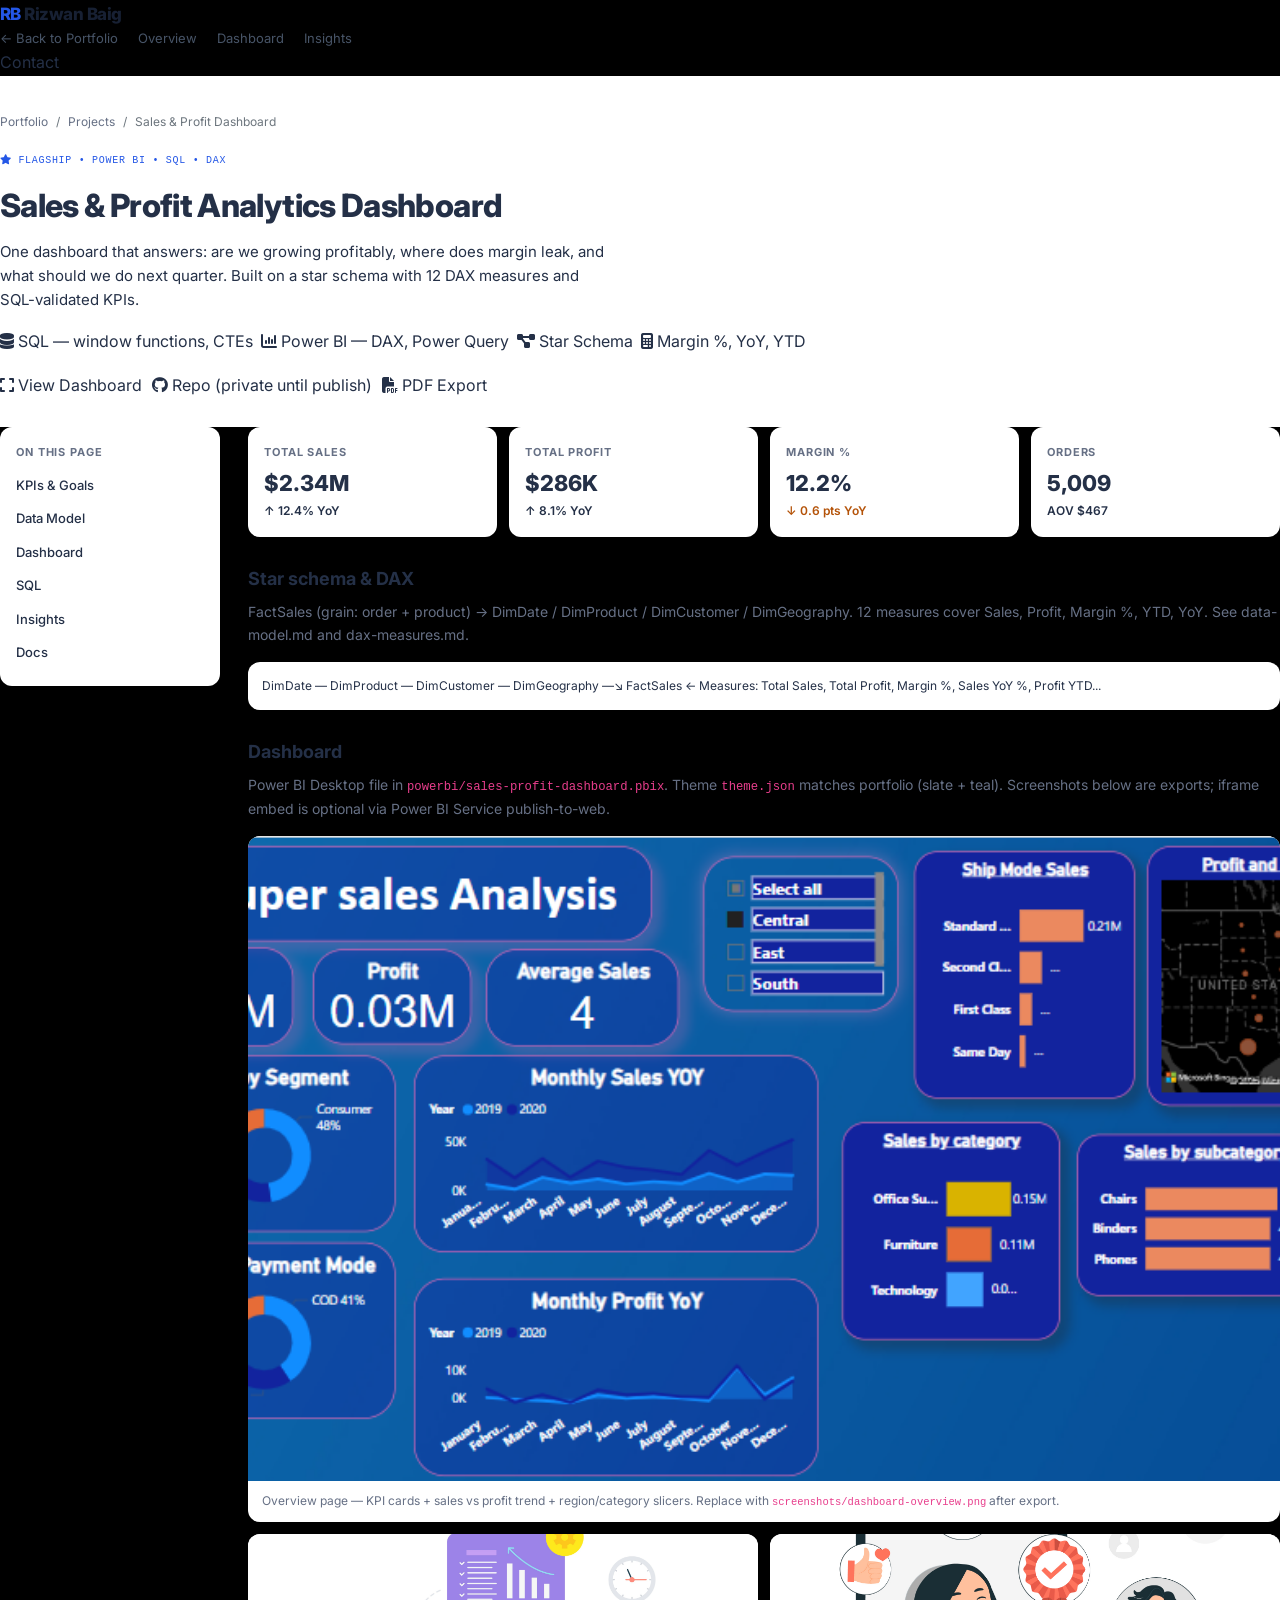
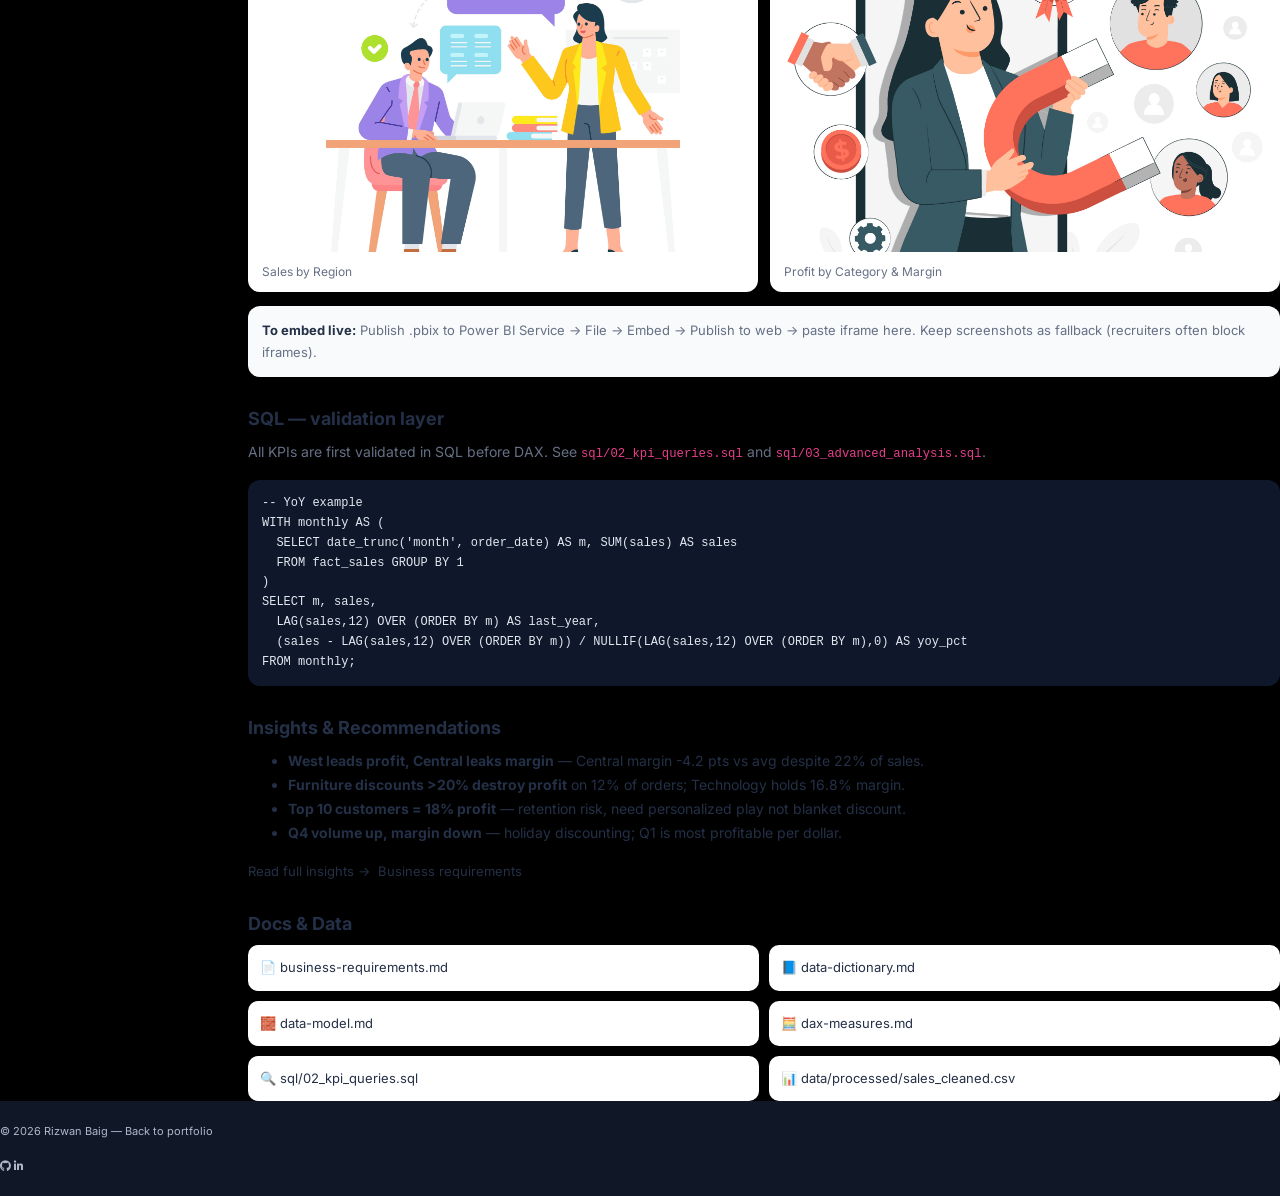
<file: projects/sales-profit-dashboard/index.html>
<!DOCTYPE html>
<html lang="en">
<head>
  <meta charset="utf-8">
  <meta name="viewport" content="width=device-width, initial-scale=1">
  <title>Sales & Profit Analytics Dashboard — Rizwan Baig</title>
  <meta name="description" content="Flagship Power BI case study: Sales & Profit Analytics. Star schema, 12 DAX measures, YoY & margin analysis.">
  <link href="https://fonts.googleapis.com/css2?family=Inter:wght@400;500;600;700;800&family=JetBrains+Mono:wght@500&display=swap" rel="stylesheet">
  <link rel="stylesheet" href="https://cdnjs.cloudflare.com/ajax/libs/font-awesome/6.5.1/css/all.min.css">
  <link rel="stylesheet" href="../../css/bootstrap.min.css">
  <link rel="stylesheet" href="../../css/style.css">
  <link rel="stylesheet" href="../../css/professional.css">
  <style>
    .case-hero{ background: white; border-bottom:1px solid var(--border); padding: 36px 0 28px; }
    .breadcrumb{ background:none; padding:0; margin-bottom:12px; font-size:12px; }
    .breadcrumb a{ color:var(--muted); }
    .toc{ position:sticky; top:84px; background:white; border:1px solid var(--border); border-radius:12px; padding:16px; }
    .toc a{ display:block; font-size:13px; font-weight:500; color:var(--text-2); padding:6px 0; border-bottom:1px solid var(--border); text-decoration:none; }
    .toc a:last-child{ border:none; }
    .toc a:hover{ color:var(--accent); }
    .kpi-grid{ display:grid; grid-template-columns: repeat(4,1fr); gap:12px; }
    @media(max-width:700px){ .kpi-grid{ grid-template-columns: repeat(2,1fr); } }
    .kpi{ background:white; border:1px solid var(--border); border-radius:12px; padding:16px; }
    .kpi .kpi-label{ font-size:11px; font-weight:700; letter-spacing:.08em; text-transform:uppercase; color:var(--muted); }
    .kpi .kpi-value{ font-size:22px; font-weight:800; color:var(--navy); margin-top:4px; }
    .kpi .kpi-delta{ font-size:12px; color:var(--accent); font-weight:600; }
    .shot{ background:white; border:1px solid var(--border); border-radius:12px; overflow:hidden; }
    .shot img{ width:100%; aspect-ratio:16/10; object-fit:cover; }
    .shot .cap{ padding:10px 14px; font-size:12px; color:var(--muted); border-top:1px solid var(--border); }
  </style>
</head>
<body>
  <nav class="pro-nav">
    <div class="nav-inner">
      <a class="brand" href="../../"><span class="brand-mark">RB</span> Rizwan Baig</a>
      <div class="nav-links">
        <a href="../../#projects">← Back to Portfolio</a>
        <a href="#overview" class="active">Overview</a>
        <a href="#powerbi">Dashboard</a>
        <a href="#insights">Insights</a>
      </div>
      <a href="../../#contact" class="nav-cta">Contact</a>
    </div>
  </nav>

  <section class="case-hero">
    <div class="container-pro">
      <nav aria-label="breadcrumb"><ol class="breadcrumb"><li class="breadcrumb-item"><a href="../../">Portfolio</a></li><li class="breadcrumb-item"><a href="../../#projects">Projects</a></li><li class="breadcrumb-item active">Sales & Profit Dashboard</li></ol></nav>
      <span class="eyebrow"><i class="fa-solid fa-star"></i> Flagship • Power BI • SQL • DAX</span>
      <h1 style="font-size:32px; font-weight:800; letter-spacing:-.02em; color:var(--navy); margin:12px 0 10px;">Sales & Profit Analytics Dashboard</h1>
      <p style="max-width:68ch; color:var(--text-2); font-size:15px; line-height:1.6;">One dashboard that answers: are we growing profitably, where does margin leak, and what should we do next quarter. Built on a star schema with 12 DAX measures and SQL-validated KPIs.</p>
      <div style="display:flex; flex-wrap:wrap; gap:8px; margin-top:14px;">
        <span class="pill accent"><i class="fa-solid fa-database"></i> SQL — window functions, CTEs</span>
        <span class="pill accent"><i class="fa-solid fa-chart-column"></i> Power BI — DAX, Power Query</span>
        <span class="pill"><i class="fa-solid fa-diagram-project"></i> Star Schema</span>
        <span class="pill"><i class="fa-solid fa-calculator"></i> Margin %, YoY, YTD</span>
      </div>
      <div style="display:flex; gap:10px; margin-top:18px; flex-wrap:wrap;">
        <a href="#powerbi" class="btn-primary-pro"><i class="fa-solid fa-expand"></i> View Dashboard</a>
        <a href="https://github.com/rizz1406" target="_blank" rel="noopener" class="btn-secondary-pro"><i class="fa-brands fa-github"></i> Repo (private until publish)</a>
        <a href="../sales-profit-dashboard/exports/sales_profit_dashboard.pdf" class="btn-secondary-pro"><i class="fa-solid fa-file-pdf"></i> PDF Export</a>
      </div>
    </div>
  </section>

  <section class="pro-section" id="overview">
    <div class="container-pro">
      <div style="display:grid; grid-template-columns: 220px 1fr; gap:28px;">
        <aside class="d-none d-md-block">
          <div class="toc">
            <div style="font-size:11px; font-weight:700; letter-spacing:.08em; text-transform:uppercase; color:var(--muted); margin-bottom:8px;">On this page</div>
            <a href="#overview">KPIs & Goals</a>
            <a href="#model">Data Model</a>
            <a href="#powerbi">Dashboard</a>
            <a href="#sql">SQL</a>
            <a href="#insights">Insights</a>
            <a href="#docs">Docs</a>
          </div>
        </aside>
        <div>
          <div class="kpi-grid">
            <div class="kpi"><div class="kpi-label">Total Sales</div><div class="kpi-value mono">$2.34M</div><div class="kpi-delta">↑ 12.4% YoY</div></div>
            <div class="kpi"><div class="kpi-label">Total Profit</div><div class="kpi-value mono">$286K</div><div class="kpi-delta">↑ 8.1% YoY</div></div>
            <div class="kpi"><div class="kpi-label">Margin %</div><div class="kpi-value mono">12.2%</div><div class="kpi-delta" style="color:#b45309;">↓ 0.6 pts YoY</div></div>
            <div class="kpi"><div class="kpi-label">Orders</div><div class="kpi-value mono">5,009</div><div class="kpi-delta">AOV $467</div></div>
          </div>

          <div style="margin-top:28px;" id="model">
            <h3 style="font-size:18px; font-weight:700; color:var(--navy);">Star schema & DAX</h3>
            <p style="font-size:14px; color:var(--muted);">FactSales (grain: order + product) → DimDate / DimProduct / DimCustomer / DimGeography. 12 measures cover Sales, Profit, Margin %, YTD, YoY. See <a href="docs/data-model.md">data-model.md</a> and <a href="docs/dax-measures.md">dax-measures.md</a>.</p>
            <div style="background:white; border:1px solid var(--border); border-radius:12px; padding:14px; overflow:auto; font-size:12px;" class="mono">
              DimDate — DimProduct — DimCustomer — DimGeography —↘︎ FactSales ← Measures: Total Sales, Total Profit, Margin %, Sales YoY %, Profit YTD...
            </div>
          </div>

          <div style="margin-top:28px;" id="powerbi">
            <h3 style="font-size:18px; font-weight:700; color:var(--navy);">Dashboard</h3>
            <p style="font-size:14px; color:var(--muted);">Power BI Desktop file in <code>powerbi/sales-profit-dashboard.pbix</code>. Theme <code>theme.json</code> matches portfolio (slate + teal). Screenshots below are exports; iframe embed is optional via Power BI Service publish-to-web.</p>
            <div class="shot" style="margin-top:12px;">
              <img src="../../images/proj_3.jpg" alt="Dashboard Overview — placeholder, replace with screenshots/dashboard-overview.png">
              <div class="cap">Overview page — KPI cards + sales vs profit trend + region/category slicers. Replace with <code>screenshots/dashboard-overview.png</code> after export.</div>
            </div>
            <div style="display:grid; grid-template-columns:1fr 1fr; gap:12px; margin-top:12px;">
              <div class="shot"><img src="../../images/proj_2.jpg" alt="Sales by region"><div class="cap">Sales by Region</div></div>
              <div class="shot"><img src="../../images/proj_1.jpg" alt="Profit by category"><div class="cap">Profit by Category & Margin</div></div>
            </div>
            <div style="margin-top:14px; background:#f8fafc; border:1px dashed var(--border); border-radius:12px; padding:14px; font-size:13px; color:var(--muted);">
              <strong style="color:var(--text);">To embed live:</strong> Publish .pbix to Power BI Service → File → Embed → Publish to web → paste iframe here. Keep screenshots as fallback (recruiters often block iframes).
            </div>
          </div>

          <div style="margin-top:28px;" id="sql">
            <h3 style="font-size:18px; font-weight:700; color:var(--navy);">SQL — validation layer</h3>
            <p style="font-size:14px; color:var(--muted);">All KPIs are first validated in SQL before DAX. See <code>sql/02_kpi_queries.sql</code> and <code>sql/03_advanced_analysis.sql</code>.</p>
            <pre style="background:#0f172a; color:#e2e8f0; border-radius:12px; padding:14px; overflow:auto; font-size:12px;"><code>-- YoY example
WITH monthly AS (
  SELECT date_trunc('month', order_date) AS m, SUM(sales) AS sales
  FROM fact_sales GROUP BY 1
)
SELECT m, sales,
  LAG(sales,12) OVER (ORDER BY m) AS last_year,
  (sales - LAG(sales,12) OVER (ORDER BY m)) / NULLIF(LAG(sales,12) OVER (ORDER BY m),0) AS yoy_pct
FROM monthly;</code></pre>
          </div>

          <div style="margin-top:28px;" id="insights">
            <h3 style="font-size:18px; font-weight:700; color:var(--navy);">Insights & Recommendations</h3>
            <ul style="font-size:14px; color:var(--text-2); line-height:1.7;">
              <li><strong>West leads profit, Central leaks margin</strong> — Central margin -4.2 pts vs avg despite 22% of sales.</li>
              <li><strong>Furniture discounts >20% destroy profit</strong> on 12% of orders; Technology holds 16.8% margin.</li>
              <li><strong>Top 10 customers = 18% profit</strong> — retention risk, need personalized play not blanket discount.</li>
              <li><strong>Q4 volume up, margin down</strong> — holiday discounting; Q1 is most profitable per dollar.</li>
            </ul>
            <div style="margin-top:12px; display:flex; gap:8px; flex-wrap:wrap;">
              <a href="docs/insights-and-recommendations.md" class="btn-secondary-pro" style="font-size:13px;">Read full insights →</a>
              <a href="docs/business-requirements.md" class="btn-secondary-pro" style="font-size:13px;">Business requirements</a>
            </div>
          </div>

          <div style="margin-top:28px;" id="docs">
            <h3 style="font-size:18px; font-weight:700; color:var(--navy);">Docs & Data</h3>
            <div style="display:grid; grid-template-columns:1fr 1fr; gap:10px; font-size:13px;">
              <a href="docs/business-requirements.md" style="background:white; border:1px solid var(--border); border-radius:10px; padding:12px; text-decoration:none; color:var(--text);">📄 business-requirements.md</a>
              <a href="docs/data-dictionary.md" style="background:white; border:1px solid var(--border); border-radius:10px; padding:12px; text-decoration:none; color:var(--text);">📘 data-dictionary.md</a>
              <a href="docs/data-model.md" style="background:white; border:1px solid var(--border); border-radius:10px; padding:12px; text-decoration:none; color:var(--text);">🧱 data-model.md</a>
              <a href="docs/dax-measures.md" style="background:white; border:1px solid var(--border); border-radius:10px; padding:12px; text-decoration:none; color:var(--text);">🧮 dax-measures.md</a>
              <a href="sql/02_kpi_queries.sql" style="background:white; border:1px solid var(--border); border-radius:10px; padding:12px; text-decoration:none; color:var(--text);">🔍 sql/02_kpi_queries.sql</a>
              <a href="data/processed/sales_cleaned.csv" style="background:white; border:1px solid var(--border); border-radius:10px; padding:12px; text-decoration:none; color:var(--text);">📊 data/processed/sales_cleaned.csv</a>
            </div>
          </div>
        </div>
      </div>
    </div>
  </section>

  <footer class="pro-footer">
    <div class="footer-inner">
      <p>© <script>document.write(new Date().getFullYear())</script> Rizwan Baig — <a href="../../">Back to portfolio</a></p>
      <div class="socials">
        <a href="https://github.com/rizz1406" target="_blank" rel="noopener"><i class="fa-brands fa-github"></i></a>
        <a href="https://www.linkedin.com/in/rizwanbaig001/" target="_blank" rel="noopener"><i class="fa-brands fa-linkedin-in"></i></a>
      </div>
    </div>
  </footer>
</body>
</html>
</file>
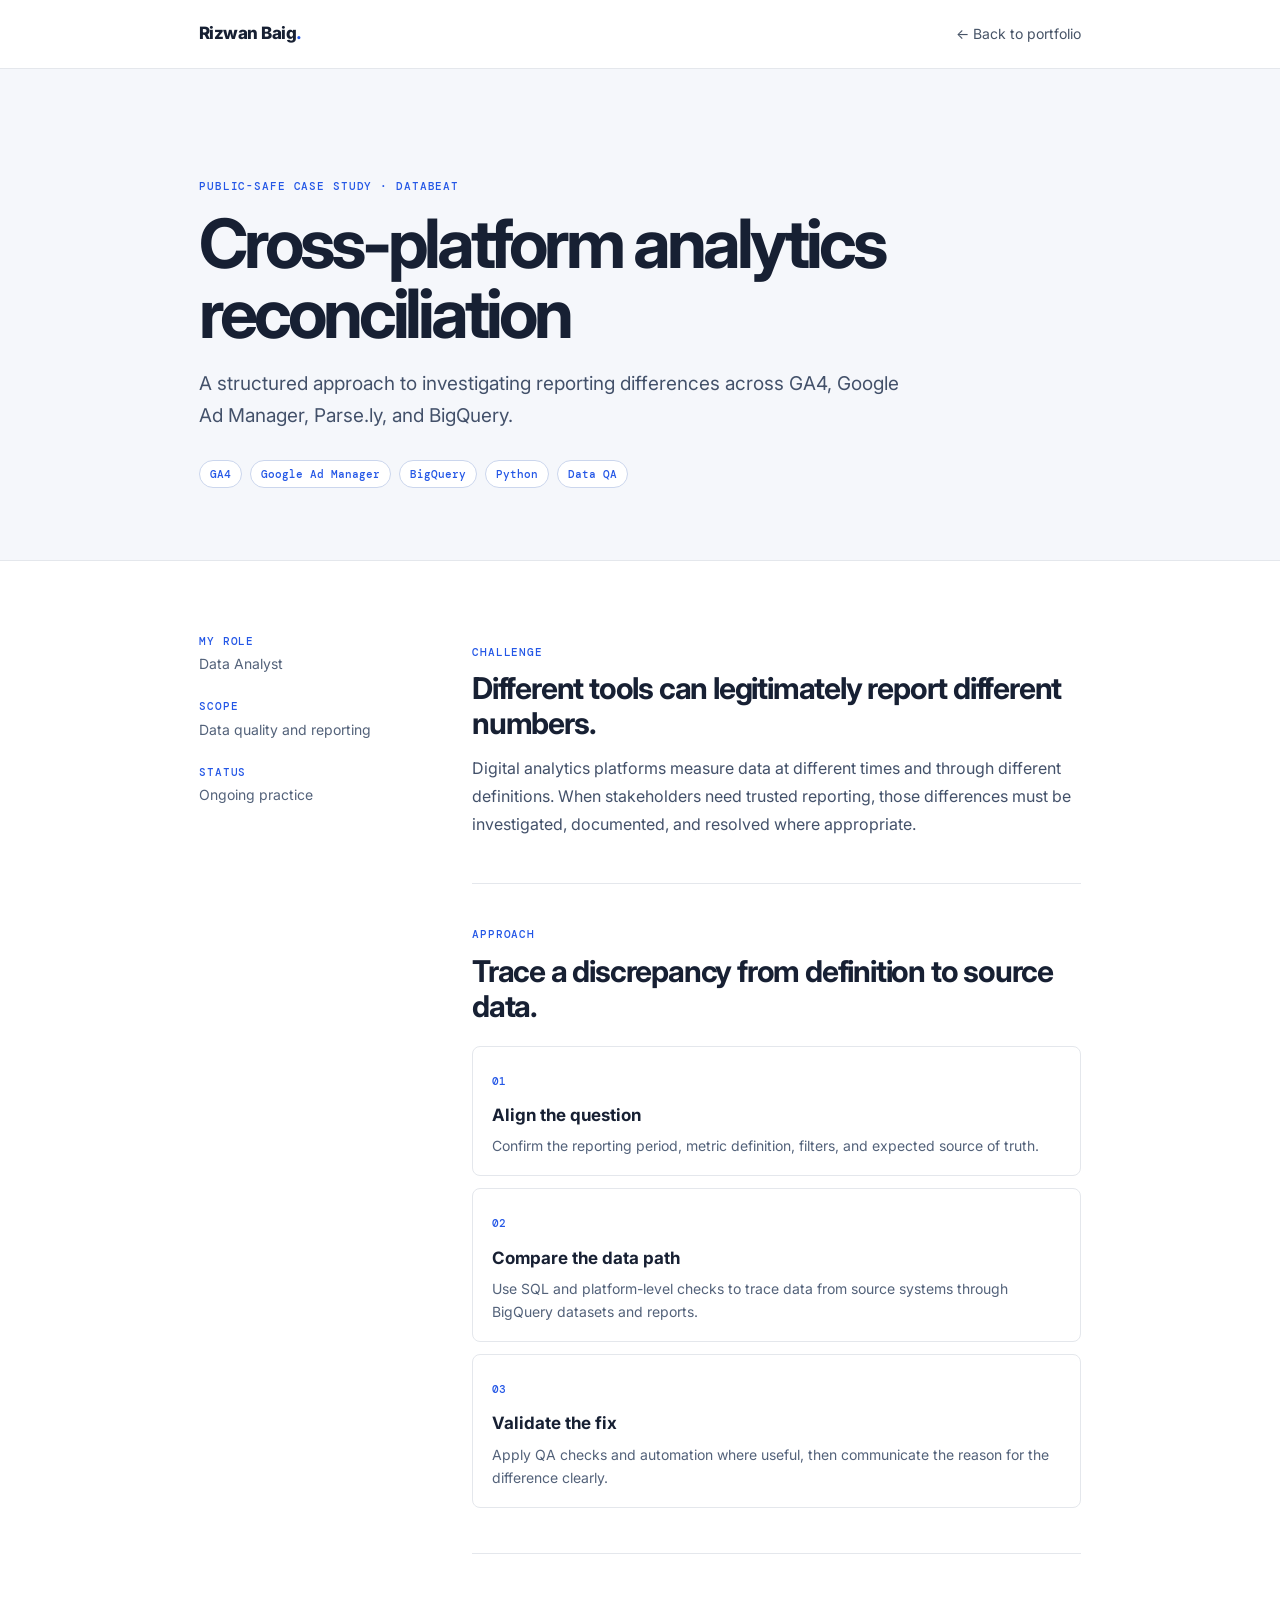
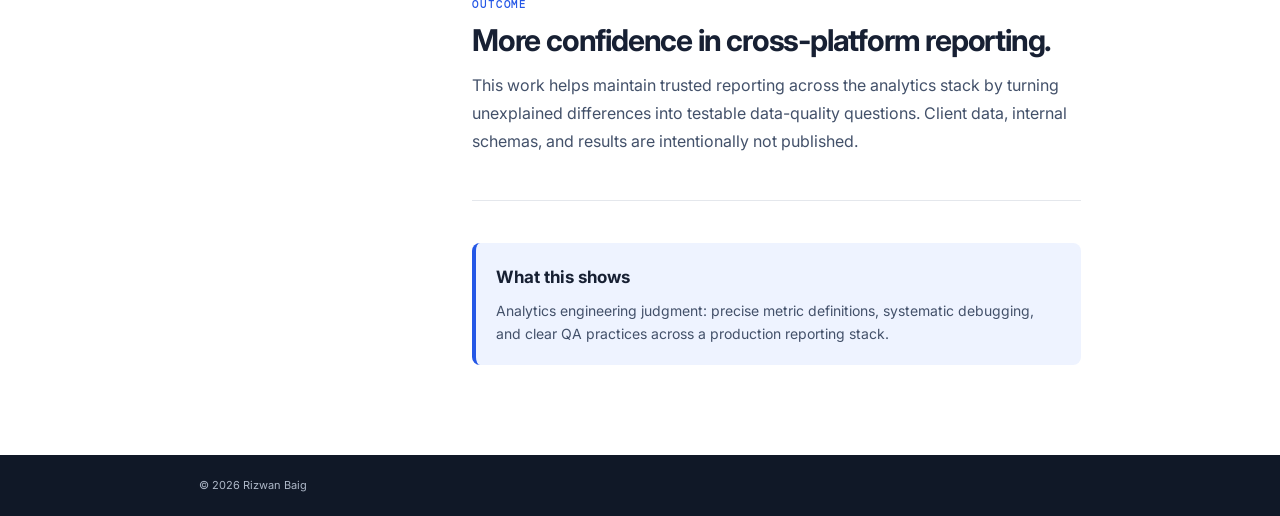
<file: work/analytics-reconciliation.html>
<!doctype html>
<html lang="en">
<head>
  <meta charset="utf-8">
  <meta name="viewport" content="width=device-width, initial-scale=1">
  <meta name="description" content="A public-safe overview of Rizwan Baig's cross-platform analytics reconciliation work.">
  <title>Analytics reconciliation — Rizwan Baig</title>
  <link rel="preconnect" href="https://fonts.googleapis.com">
  <link rel="preconnect" href="https://fonts.gstatic.com" crossorigin>
  <link href="https://fonts.googleapis.com/css2?family=DM+Mono:wght@400;500&family=Inter:wght@400;500;600;700;800&display=swap" rel="stylesheet">
  <link rel="stylesheet" href="../css/professional.css">
  <link rel="stylesheet" href="../css/readability.css">
  <link rel="stylesheet" href="case-study.css">
</head>
<body>
  <header class="case-header"><div class="case-wrap"><a class="brand" href="../index.html">Rizwan Baig<span>.</span></a><a class="back-link" href="../index.html#work">← Back to portfolio</a></div></header>
  <main>
    <section class="case-hero"><div class="case-wrap"><p class="eyebrow">Public-safe case study · DataBeat</p><h1>Cross-platform analytics reconciliation</h1><p class="case-lead">A structured approach to investigating reporting differences across GA4, Google Ad Manager, Parse.ly, and BigQuery.</p><div class="case-tags"><span>GA4</span><span>Google Ad Manager</span><span>BigQuery</span><span>Python</span><span>Data QA</span></div></div></section>
    <section class="case-wrap case-content">
      <div class="case-side"><p class="eyebrow">My role</p><p>Data Analyst</p><p class="eyebrow">Scope</p><p>Data quality and reporting</p><p class="eyebrow">Status</p><p>Ongoing practice</p></div>
      <div>
        <article class="case-section"><p class="eyebrow">Challenge</p><h2>Different tools can legitimately report different numbers.</h2><p>Digital analytics platforms measure data at different times and through different definitions. When stakeholders need trusted reporting, those differences must be investigated, documented, and resolved where appropriate.</p></article>
        <article class="case-section"><p class="eyebrow">Approach</p><h2>Trace a discrepancy from definition to source data.</h2><div class="steps"><div><b>01</b><h3>Align the question</h3><p>Confirm the reporting period, metric definition, filters, and expected source of truth.</p></div><div><b>02</b><h3>Compare the data path</h3><p>Use SQL and platform-level checks to trace data from source systems through BigQuery datasets and reports.</p></div><div><b>03</b><h3>Validate the fix</h3><p>Apply QA checks and automation where useful, then communicate the reason for the difference clearly.</p></div></div></article>
        <article class="case-section"><p class="eyebrow">Outcome</p><h2>More confidence in cross-platform reporting.</h2><p>This work helps maintain trusted reporting across the analytics stack by turning unexplained differences into testable data-quality questions. Client data, internal schemas, and results are intentionally not published.</p></article>
        <aside class="confidentiality"><strong>What this shows</strong><p>Analytics engineering judgment: precise metric definitions, systematic debugging, and clear QA practices across a production reporting stack.</p></aside>
      </div>
    </section>
  </main>
  <footer><div class="case-wrap"><span>© <span id="year"></span> Rizwan Baig</span></div></footer>
  <script>document.getElementById('year').textContent=new Date().getFullYear()</script>
</body>
</html>
</file>
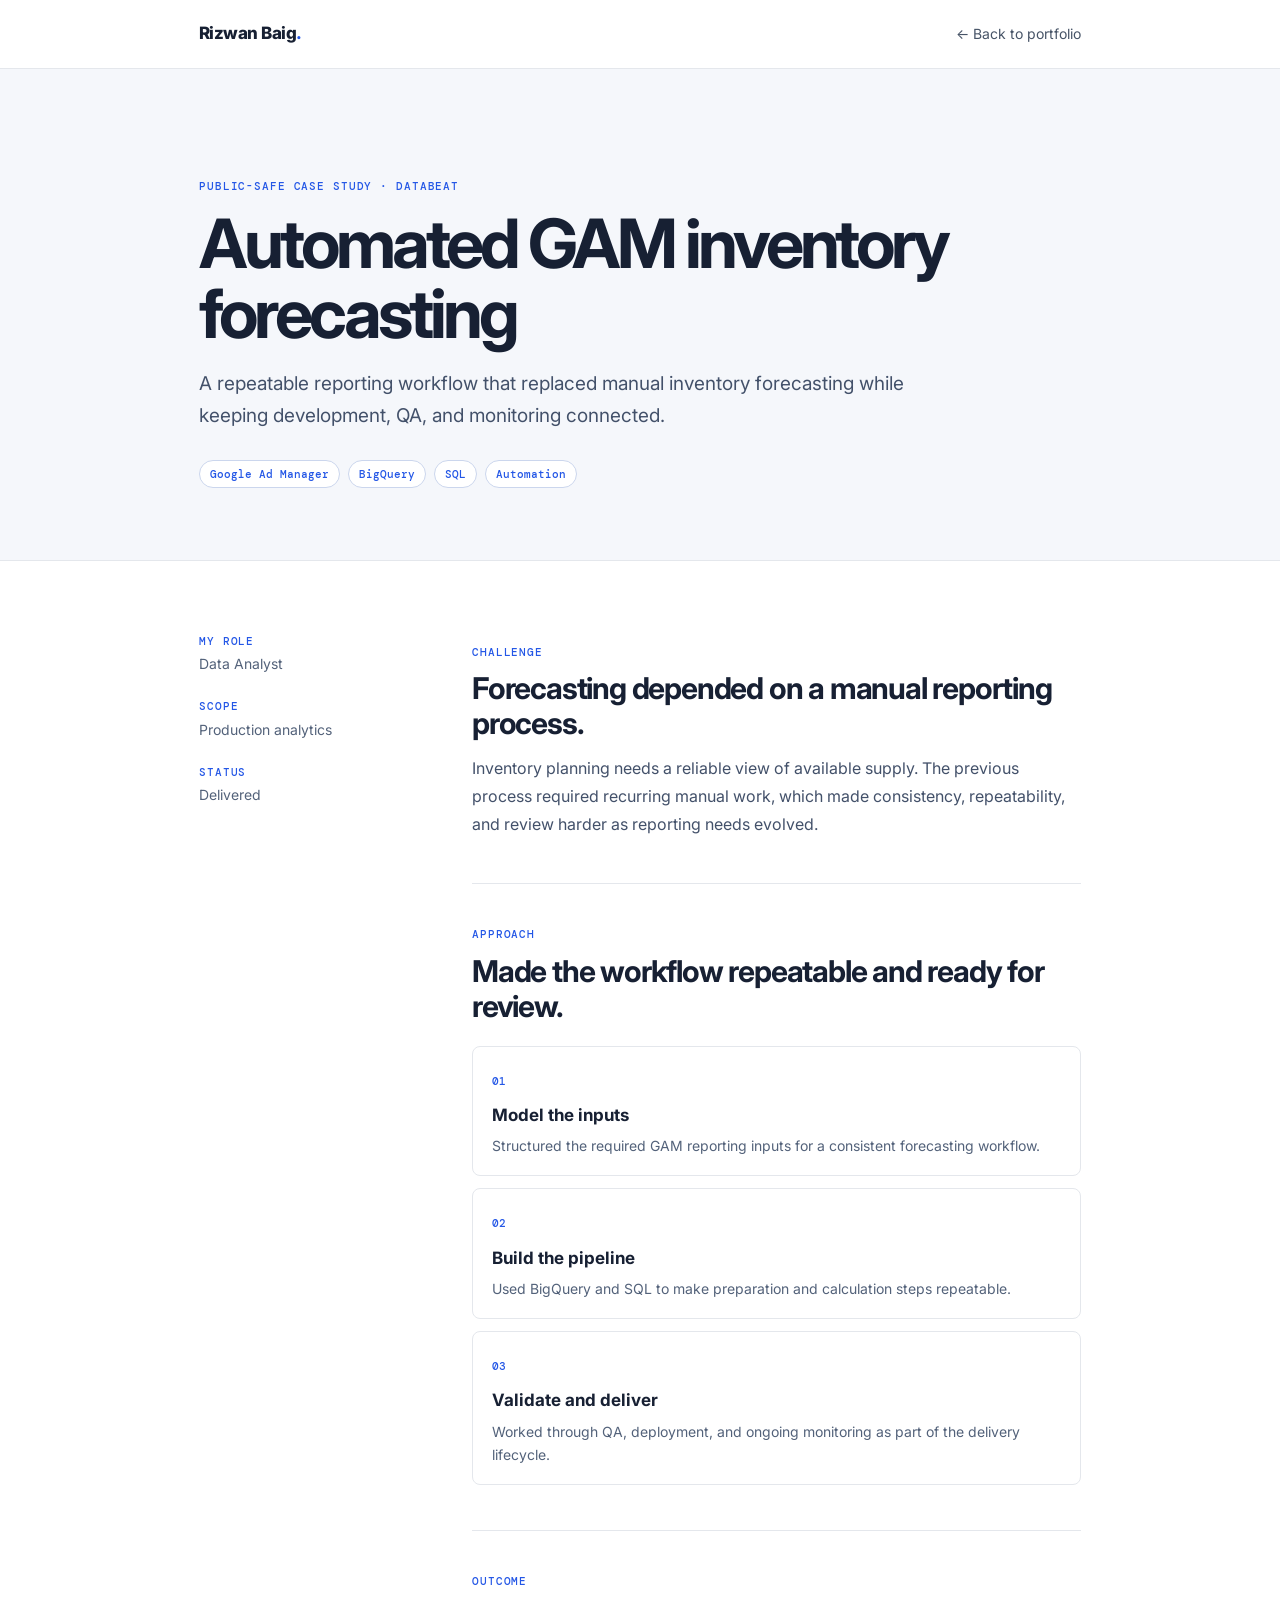
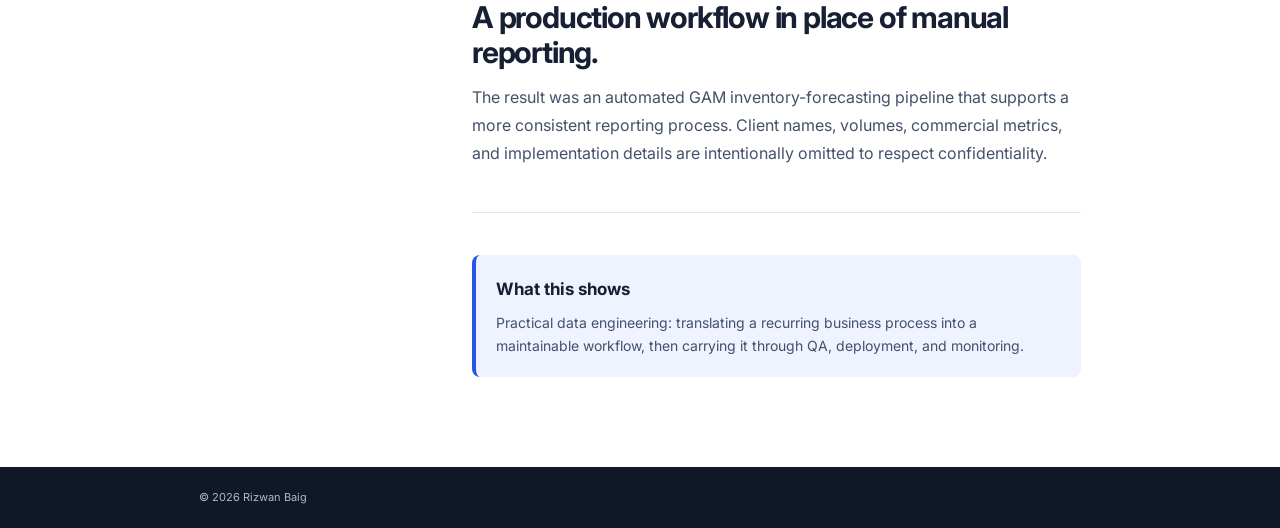
<file: work/gam-forecasting.html>
<!doctype html>
<html lang="en">
<head>
  <meta charset="utf-8">
  <meta name="viewport" content="width=device-width, initial-scale=1">
  <meta name="description" content="A public-safe overview of Rizwan Baig's GAM inventory forecasting work.">
  <title>GAM inventory forecasting — Rizwan Baig</title>
  <link rel="preconnect" href="https://fonts.googleapis.com">
  <link rel="preconnect" href="https://fonts.gstatic.com" crossorigin>
  <link href="https://fonts.googleapis.com/css2?family=DM+Mono:wght@400;500&family=Inter:wght@400;500;600;700;800&display=swap" rel="stylesheet">
  <link rel="stylesheet" href="../css/professional.css">
  <link rel="stylesheet" href="../css/readability.css">
  <link rel="stylesheet" href="case-study.css">
</head>
<body>
  <header class="case-header"><div class="case-wrap"><a class="brand" href="../index.html">Rizwan Baig<span>.</span></a><a class="back-link" href="../index.html#work">← Back to portfolio</a></div></header>
  <main>
    <section class="case-hero"><div class="case-wrap"><p class="eyebrow">Public-safe case study · DataBeat</p><h1>Automated GAM inventory forecasting</h1><p class="case-lead">A repeatable reporting workflow that replaced manual inventory forecasting while keeping development, QA, and monitoring connected.</p><div class="case-tags"><span>Google Ad Manager</span><span>BigQuery</span><span>SQL</span><span>Automation</span></div></div></section>
    <section class="case-wrap case-content">
      <div class="case-side"><p class="eyebrow">My role</p><p>Data Analyst</p><p class="eyebrow">Scope</p><p>Production analytics</p><p class="eyebrow">Status</p><p>Delivered</p></div>
      <div>
        <article class="case-section"><p class="eyebrow">Challenge</p><h2>Forecasting depended on a manual reporting process.</h2><p>Inventory planning needs a reliable view of available supply. The previous process required recurring manual work, which made consistency, repeatability, and review harder as reporting needs evolved.</p></article>
        <article class="case-section"><p class="eyebrow">Approach</p><h2>Made the workflow repeatable and ready for review.</h2><div class="steps"><div><b>01</b><h3>Model the inputs</h3><p>Structured the required GAM reporting inputs for a consistent forecasting workflow.</p></div><div><b>02</b><h3>Build the pipeline</h3><p>Used BigQuery and SQL to make preparation and calculation steps repeatable.</p></div><div><b>03</b><h3>Validate and deliver</h3><p>Worked through QA, deployment, and ongoing monitoring as part of the delivery lifecycle.</p></div></div></article>
        <article class="case-section"><p class="eyebrow">Outcome</p><h2>A production workflow in place of manual reporting.</h2><p>The result was an automated GAM inventory-forecasting pipeline that supports a more consistent reporting process. Client names, volumes, commercial metrics, and implementation details are intentionally omitted to respect confidentiality.</p></article>
        <aside class="confidentiality"><strong>What this shows</strong><p>Practical data engineering: translating a recurring business process into a maintainable workflow, then carrying it through QA, deployment, and monitoring.</p></aside>
      </div>
    </section>
  </main>
  <footer><div class="case-wrap"><span>© <span id="year"></span> Rizwan Baig</span></div></footer>
  <script>document.getElementById('year').textContent=new Date().getFullYear()</script>
</body>
</html>
</file>
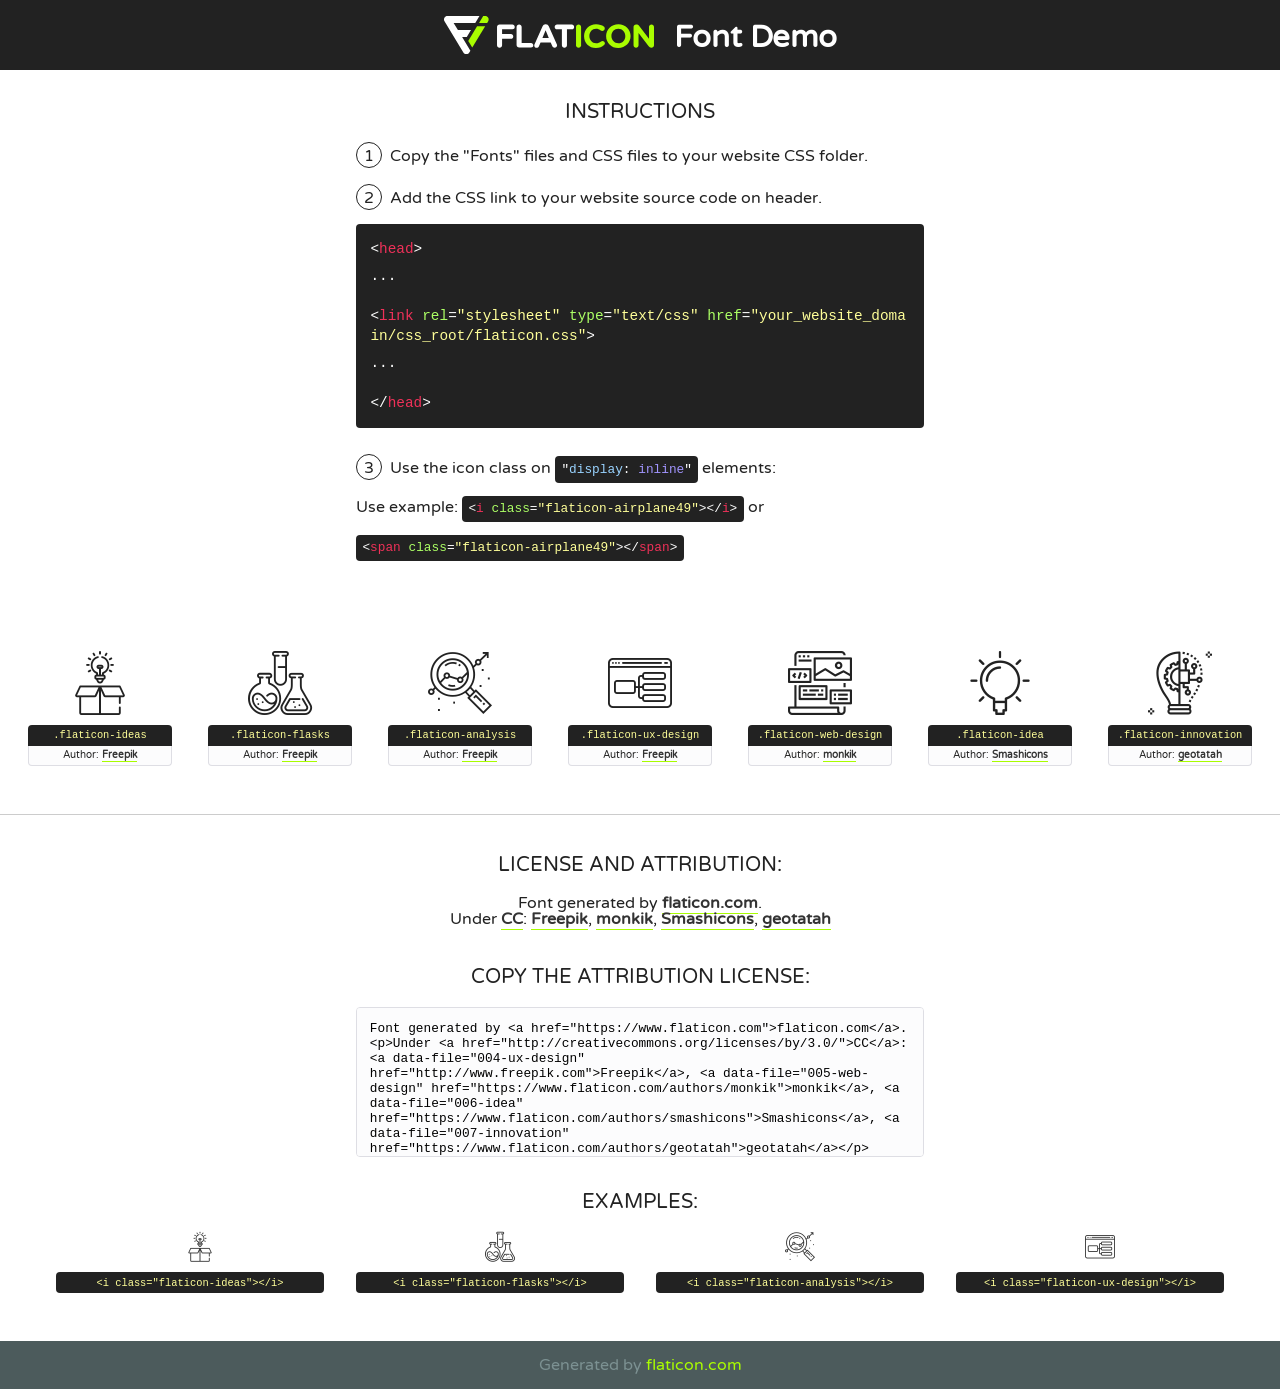
<file: fonts/flaticon/font/flaticon.html>
<!DOCTYPE html>
<!--
  Flaticon icon font: Flaticon
  Creation date: 20/03/2019 02:18
-->
<html>
<!DOCTYPE html>
<html>

<head>
    <title>Flaticon WebFont</title>
    <link href="http://fonts.googleapis.com/css?family=Varela+Round" rel="stylesheet" type="text/css" />
    <link rel="stylesheet" type="text/css" href="flaticon.css">
    <meta charset="UTF-8">
    <style>
    html, body, div, span, applet, object, iframe,
    h1, h2, h3, h4, h5, h6, p, blockquote, pre,
    a, abbr, acronym, address, big, cite, code,
    del, dfn, em, img, ins, kbd, q, s, samp,
    small, strike, strong, sub, sup, tt, var,
    b, u, i, center,
    dl, dt, dd, ol, ul, li,
    fieldset, form, label, legend,
    table, caption, tbody, tfoot, thead, tr, th, td,
    article, aside, canvas, details, embed, 
    figure, figcaption, footer, header, hgroup, 
    menu, nav, output, ruby, section, summary,
    time, mark, audio, video {
        margin: 0;
        padding: 0;
        border: 0;
        font-size: 100%;
        font: inherit;
        vertical-align: baseline;
    }
    /* HTML5 display-role reset for older browsers */
    article, aside, details, figcaption, figure, 
    footer, header, hgroup, menu, nav, section {
        display: block;
    }
    body {
        line-height: 1;
    }
    ol, ul {
        list-style: none;
    }
    blockquote, q {
        quotes: none;
    }
    blockquote:before, blockquote:after,
    q:before, q:after {
        content: '';
        content: none;
    }
    table {
        border-collapse: collapse;
        border-spacing: 0;
    }
    body {
        font-family: 'Varela Round', Helvetica, Arial, sans-serif;
        font-size: 16px;
        color: #222;
    }
    a {
        color: #333;
        border-bottom: 1px solid #a9fd00;
        font-weight: bold;
        text-decoration: none;
    }
    * {
        -moz-box-sizing: border-box;
        -webkit-box-sizing: border-box;
        box-sizing: border-box;
        margin: 0;
        padding: 0;
    }
    [class^="flaticon-"]:before, [class*=" flaticon-"]:before, [class^="flaticon-"]:after, [class*=" flaticon-"]:after {
        font-family: Flaticon;
        font-size: 30px;
        font-style: normal;
        margin-left: 20px;
        color: #333;
    }
    .wrapper {
        max-width: 600px;
        margin: auto;
        padding: 0 1em;
    }
    .title {
        font-size: 1.25em;
        text-align: center;
        margin-bottom: 1em;
        text-transform: uppercase;
    }
    header {
        text-align: center;
        background-color: #222;
        color: #fff;
        padding: 1em;
    }
    header .logo {
        width: 210px;
        height: 38px;
        display: inline-block;
        vertical-align: middle;
        margin-right: 1em;
        border: none;
    }
    header strong {
        font-size: 1.95em;
        font-weight: bold;
        vertical-align: middle;
        margin-top: 5px;
        display: inline-block;
    }
    .demo {
        margin: 2em auto;
        line-height: 1.25em;
    }
    .demo ul li {
        margin-bottom: 1em;
    }
    .demo ul li .num {
        color: #222;
        border-radius: 20px;
        display: inline-block;
        width: 26px;
        padding: 3px;
        height: 26px;
        text-align: center;
        margin-right: 0.5em;
        border: 1px solid #222;
    }
    .demo ul li code {
        background-color: #222;
        border-radius: 4px;
        padding: 0.25em 0.5em;
        display: inline-block;
        color: #fff;
        font-family: Consolas,Monaco,Lucida Console,Liberation Mono,DejaVu Sans Mono,Bitstream Vera Sans Mono,Courier New, monospace;
        font-weight: lighter;
        margin-top: 1em;
        font-size: 0.8em;
        word-break: break-all;
    }
    .demo ul li code.big {
        padding: 1em;
        font-size: 0.9em;
    }
    .demo ul li code .red {
        color: #EF3159;
    }
    .demo ul li code .green {
        color: #ACFF65;
    }
    .demo ul li code .yellow {
        color: #FFFF99;
    }
    .demo ul li code .blue {
        color: #99D3FF;
    }
    .demo ul li code .purple {
        color: #A295FF;
    }
    .demo ul li code .dots {
        margin-top: 0.5em;
        display: block;
    }
    #glyphs {
        border-bottom: 1px solid #ccc;
        padding: 2em 0;
        text-align: center;
    }
    .glyph {
        display: inline-block;
        width: 9em;
        margin: 1em;
        text-align: center;
        vertical-align: top;
        background: #FFF;
    }
    .glyph .glyph-icon {
        padding: 10px;
        display: block;
        font-family:"Flaticon";
        font-size: 64px;
        line-height: 1;
    }
    .glyph .glyph-icon:before {
        font-size: 64px;
        color: #222;
        margin-left: 0;
    }
    .class-name {
        font-size: 0.65em;
        background-color: #222;
        color: #fff;
        border-radius: 4px 4px 0 0;
        padding: 0.5em;
        color: #FFFF99;
        font-family: Consolas,Monaco,Lucida Console,Liberation Mono,DejaVu Sans Mono,Bitstream Vera Sans Mono,Courier New, monospace;
    }
    .author-name {
        font-size: 0.6em;
        background-color: #fcfcfd;
        border: 1px solid #DEDEE4;
        border-top: 0;
        border-radius: 0 0 4px 4px;
        padding: 0.5em;
    }
    .class-name:last-child {
        font-size: 10px;
        color:#888;
    }
    .class-name:last-child a {
        font-size: 10px;
        color:#555;
    }
    .class-name:last-child a:hover {
        color:#a9fd00;
    }
    .glyph > input {
        display: block;
        width: 100px;
        margin: 5px auto;
        text-align: center;
        font-size: 12px;
        cursor: text;
    }
    .glyph > input.icon-input {
        font-family:"Flaticon";
        font-size: 16px;
        margin-bottom: 10px;
    }
    .attribution .title {
        margin-top: 2em;
    }
    .attribution textarea {
        background-color: #fcfcfd;
        padding: 1em;
        border: none;
        box-shadow: none;
        border: 1px solid #DEDEE4;
        border-radius: 4px;
        resize: none;
        width: 100%;
        height: 150px;
        font-size: 0.8em;
        font-family: Consolas,Monaco,Lucida Console,Liberation Mono,DejaVu Sans Mono,Bitstream Vera Sans Mono,Courier New, monospace;
        -webkit-appearance: none;
    }
    .iconsuse {
        margin: 2em auto;
        text-align: center;
        max-width: 1200px;
    }
    .iconsuse:after {
        content: '';
        display: table;
        clear: both;
    }
    .iconsuse .image {
        float: left;
        width: 25%;
        padding: 0 1em;
    }
    .iconsuse .image p {
        margin-bottom: 1em;
    }
    .iconsuse .image span {
        display: block;
        font-size: 0.65em;
        background-color: #222;
        color: #fff;
        border-radius: 4px;
        padding: 0.5em;
        color: #FFFF99;
        margin-top: 1em;
        font-family: Consolas,Monaco,Lucida Console,Liberation Mono,DejaVu Sans Mono,Bitstream Vera Sans Mono,Courier New, monospace;
    }
    #footer {
        text-align: center;
        background-color: #4C5B5C;
        color: #7c9192;
        padding: 1em;
    }
    #footer a {
        border: none;
        color: #a9fd00;
        font-weight: normal;
    }
    @media (max-width: 960px) {
        .iconsuse .image {
            width: 50%;
        }
    }
    @media (max-width: 560px) {
        .iconsuse .image {
            width: 100%;
        }
    }
    </style>
</head>

<body class="characters-off">

    <header>
        <a href="https://www.flaticon.com" target="_blank" class="logo">
            <svg version="1.1" xmlns="http://www.w3.org/2000/svg" xmlns:xlink="http://www.w3.org/1999/xlink" xmlns:a="http://ns.adobe.com/AdobeSVGViewerExtensions/3.0/" viewBox="0 0 560.875 102.036" enable-background="new 0 0 560.875 102.036" xml:space="preserve">
                <defs>
                </defs>
                <g>
                    <g class="letters">
                        <path fill="#ffffff" d="M141.596,29.675c0-3.777,2.985-6.767,6.764-6.767h34.438c3.426,0,6.15,2.728,6.15,6.15
                        c0,3.43-2.724,6.149-6.15,6.149h-27.674v13.091h23.719c3.429,0,6.151,2.724,6.151,6.15c0,3.43-2.723,6.149-6.151,6.149h-23.719
                        v17.574c0,3.773-2.986,6.761-6.764,6.761c-3.779,0-6.764-2.989-6.764-6.761V29.675z"></path>
                        <path fill="#ffffff" d="M193.844,29.149c0-3.781,2.985-6.767,6.764-6.767c3.776,0,6.763,2.985,6.763,6.767v42.957h25.039
                        c3.426,0,6.149,2.726,6.149,6.153c0,3.425-2.723,6.15-6.149,6.15h-31.802c-3.779,0-6.764-2.986-6.764-6.768V29.149z"></path>
                        <path fill="#ffffff" d="M241.891,75.71l21.438-48.407c1.492-3.341,4.215-5.357,7.906-5.357h0.792
                        c3.686,0,6.323,2.017,7.815,5.357l21.439,48.407c0.436,0.967,0.701,1.845,0.701,2.723c0,3.602-2.809,6.501-6.414,6.501
                        c-3.161,0-5.269-1.845-6.499-4.655l-4.132-9.661h-27.059l-4.301,10.102c-1.144,2.631-3.426,4.214-6.237,4.214
                        c-3.517,0-6.24-2.81-6.24-6.325C241.1,77.64,241.451,76.677,241.891,75.71z M279.932,58.666l-8.521-20.297l-8.526,20.297H279.932
                        z"></path>
                        <path fill="#ffffff" d="M314.864,35.387H301.86c-3.429,0-6.239-2.813-6.239-6.238c0-3.429,2.811-6.24,6.239-6.24h39.533
                        c3.426,0,6.237,2.811,6.237,6.24c0,3.425-2.811,6.238-6.237,6.238h-13.001v42.785c0,3.773-2.99,6.761-6.764,6.761
                        c-3.779,0-6.764-2.989-6.764-6.761V35.387z"></path>
                        <path fill="#A9FD00" d="M352.615,29.149c0-3.781,2.985-6.767,6.767-6.767c3.774,0,6.761,2.985,6.761,6.767v49.024
                        c0,3.773-2.987,6.761-6.761,6.761c-3.781,0-6.767-2.989-6.767-6.761V29.149z"></path>
                        <path fill="#A9FD00" d="M374.132,53.836v-0.179c0-17.481,13.178-31.801,32.065-31.801c9.22,0,15.459,2.458,20.557,6.238
                        c1.402,1.054,2.637,2.985,2.637,5.357c0,3.692-2.985,6.59-6.681,6.59c-1.845,0-3.071-0.702-4.044-1.319
                        c-3.776-2.813-7.729-4.393-12.562-4.393c-10.364,0-17.831,8.611-17.831,19.154v0.173c0,10.542,7.291,19.329,17.831,19.329
                        c5.715,0,9.492-1.756,13.359-4.834c1.049-0.874,2.458-1.491,4.039-1.491c3.429,0,6.325,2.813,6.325,6.236
                        c0,2.106-1.056,3.78-2.282,4.834c-5.539,4.834-12.036,7.733-21.878,7.733C387.572,85.464,374.132,71.493,374.132,53.836z"></path>
                        <path fill="#A9FD00" d="M433.009,53.836v-0.179c0-17.481,13.79-31.801,32.766-31.801c18.981,0,32.592,14.143,32.592,31.628v0.173
                        c0,17.483-13.785,31.807-32.769,31.807C446.625,85.464,433.009,71.32,433.009,53.836z M484.224,53.836v-0.179
                        c0-10.539-7.725-19.326-18.626-19.326c-10.893,0-18.449,8.611-18.449,19.154v0.173c0,10.542,7.73,19.329,18.626,19.329
                        C476.676,72.986,484.224,64.378,484.224,53.836z"></path>
                        <path fill="#A9FD00" d="M506.233,29.321c0-3.774,2.99-6.763,6.767-6.763h1.401c3.252,0,5.183,1.583,7.029,3.953l26.093,34.265
                        V29.059c0-3.692,2.99-6.677,6.681-6.677c3.683,0,6.671,2.985,6.671,6.677v48.934c0,3.78-2.987,6.765-6.764,6.765h-0.436
                        c-3.257,0-5.188-1.581-7.034-3.953l-27.056-35.492v32.944c0,3.687-2.985,6.676-6.678,6.676c-3.683,0-6.673-2.989-6.673-6.676
                        V29.321z"></path>
                    </g>
                    <g class="insignia">
                        <path fill="#ffffff" d="M48.372,56.137h12.517l11.156-18.537H37.186L25.688,18.539h57.825L94.668,0H9.271
                        C5.925,0,2.842,1.801,1.198,4.716c-1.644,2.907-1.593,6.482,0.134,9.343l50.38,83.501c1.678,2.781,4.689,4.476,7.938,4.476
                        c3.246,0,6.257-1.695,7.935-4.476l2.898-4.804L48.372,56.137z"></path>
                        <g class="i">
                            <path fill="#A9FD00" d="M93.575,18.539h0.031v0.004l21.652,0.004l2.705-4.488c1.727-2.861,1.778-6.436,0.133-9.343
                            C116.454,1.801,113.371,0,110.026,0h-5.294L93.575,18.539z"></path>
                            <polygon fill="#A9FD00" points="88.291,27.356 64.725,66.486 75.519,84.404 109.942,27.356"></polygon>
                        </g>
                    </g>
                </g>
            </svg>
        </a>
        <strong>Font Demo</strong>
    </header>


    <section class="demo wrapper">

        <p class="title">Instructions</p>

        <ul>
            <li>
                <span class="num">1</span>Copy the "Fonts" files and CSS files to your website CSS folder.
            </li>
            <li>
                <span class="num">2</span>Add the CSS link to your website source code on header.
                <code class="big">
                    &lt;<span class="red">head</span>&gt;
                    <br/><span class="dots">...</span>
                    <br/>&lt;<span class="red">link</span> <span class="green">rel</span>=<span class="yellow">"stylesheet"</span> <span class="green">type</span>=<span class="yellow">"text/css"</span> <span class="green">href</span>=<span class="yellow">"your_website_domain/css_root/flaticon.css"</span>&gt;
                    <br/><span class="dots">...</span>
                    <br/>&lt;/<span class="red">head</span>&gt;
                </code>
            </li>

            <li>
                <p>
                    <span class="num">3</span>Use the icon class on <code>"<span class="blue">display</span>:<span class="purple"> inline</span>"</code> elements:
                    <br />
                    Use example: <code>&lt;<span class="red">i</span> <span class="green">class</span>=<span class="yellow">&quot;flaticon-airplane49&quot;</span>&gt;&lt;/<span class="red">i</span>&gt;</code> or <code>&lt;<span class="red">span</span> <span class="green">class</span>=<span class="yellow">&quot;flaticon-airplane49&quot;</span>&gt;&lt;/<span class="red">span</span>&gt;</code>
            </li>
        </ul>

    </section>




   <section id="glyphs">          
    
      
        <div class="glyph"><div class="glyph-icon flaticon-ideas"></div>
            <div class="class-name">.flaticon-ideas</div>
            <div class="author-name">Author: <a data-file="001-ideas" href="http://www.freepik.com">Freepik</a> </div> 
        </div>        
        
        <div class="glyph"><div class="glyph-icon flaticon-flasks"></div>
            <div class="class-name">.flaticon-flasks</div>
            <div class="author-name">Author: <a data-file="002-flasks" href="http://www.freepik.com">Freepik</a> </div> 
        </div>        
        
        <div class="glyph"><div class="glyph-icon flaticon-analysis"></div>
            <div class="class-name">.flaticon-analysis</div>
            <div class="author-name">Author: <a data-file="003-analysis" href="http://www.freepik.com">Freepik</a> </div> 
        </div>        
        
        <div class="glyph"><div class="glyph-icon flaticon-ux-design"></div>
            <div class="class-name">.flaticon-ux-design</div>
            <div class="author-name">Author: <a data-file="004-ux-design" href="http://www.freepik.com">Freepik</a> </div> 
        </div>        
        
        <div class="glyph"><div class="glyph-icon flaticon-web-design"></div>
            <div class="class-name">.flaticon-web-design</div>
            <div class="author-name">Author: <a data-file="005-web-design" href="https://www.flaticon.com/authors/monkik">monkik</a> </div> 
        </div>        
        
        <div class="glyph"><div class="glyph-icon flaticon-idea"></div>
            <div class="class-name">.flaticon-idea</div>
            <div class="author-name">Author: <a data-file="006-idea" href="https://www.flaticon.com/authors/smashicons">Smashicons</a> </div> 
        </div>        
        
        <div class="glyph"><div class="glyph-icon flaticon-innovation"></div>
            <div class="class-name">.flaticon-innovation</div>
            <div class="author-name">Author: <a data-file="007-innovation" href="https://www.flaticon.com/authors/geotatah">geotatah</a> </div> 
        </div>        
        

    </section>



    <section class="attribution wrapper"   style="text-align:center;">

      <div class="title">License and attribution:</div><div class="attrDiv">Font generated by <a href="https://www.flaticon.com">flaticon.com</a>. <div><p>Under <a href="http://creativecommons.org/licenses/by/3.0/">CC</a>: <a data-file="004-ux-design" href="http://www.freepik.com">Freepik</a>, <a data-file="005-web-design" href="https://www.flaticon.com/authors/monkik">monkik</a>, <a data-file="006-idea" href="https://www.flaticon.com/authors/smashicons">Smashicons</a>, <a data-file="007-innovation" href="https://www.flaticon.com/authors/geotatah">geotatah</a></p>  </div>
      </div>
      <div class="title">Copy the Attribution License:</div>

    <textarea onclick="this.focus();this.select();">Font generated by &lt;a href=&quot;https://www.flaticon.com&quot;&gt;flaticon.com&lt;/a&gt;. <p>Under <a href="http://creativecommons.org/licenses/by/3.0/">CC</a>: <a data-file="004-ux-design" href="http://www.freepik.com">Freepik</a>, <a data-file="005-web-design" href="https://www.flaticon.com/authors/monkik">monkik</a>, <a data-file="006-idea" href="https://www.flaticon.com/authors/smashicons">Smashicons</a>, <a data-file="007-innovation" href="https://www.flaticon.com/authors/geotatah">geotatah</a></p>  
     </textarea>

    </section>

    <section class="iconsuse">

          <div class="title">Examples:</div>            
             
            <div class="image">
                <p>
                    <i class="glyph-icon flaticon-ideas"></i> 
                    <span>&lt;i class=&quot;flaticon-ideas&quot;&gt;&lt;/i&gt;</span>
                </p>
            </div>
            
            <div class="image">
                <p>
                    <i class="glyph-icon flaticon-flasks"></i> 
                    <span>&lt;i class=&quot;flaticon-flasks&quot;&gt;&lt;/i&gt;</span>
                </p>
            </div>
            
            <div class="image">
                <p>
                    <i class="glyph-icon flaticon-analysis"></i> 
                    <span>&lt;i class=&quot;flaticon-analysis&quot;&gt;&lt;/i&gt;</span>
                </p>
            </div>
            
            <div class="image">
                <p>
                    <i class="glyph-icon flaticon-ux-design"></i> 
                    <span>&lt;i class=&quot;flaticon-ux-design&quot;&gt;&lt;/i&gt;</span>
                </p>
            </div>
                       
        </div>
                            
    </section>

<div id="footer">
    <div>Generated by <a href="https://www.flaticon.com">flaticon.com</a>
    </div>
</div>



</body>
</html>
</file>
<file: css/professional.css>
:root{--ink:#172033;--text:#243047;--muted:#667085;--line:#e4e7ec;--blue:#2457e6;--soft:#f5f7fb;--max:1120px}*{box-sizing:border-box}html{scroll-behavior:smooth;scroll-padding-top:72px}body{margin:0;color:var(--text);font:400 16px/1.65 Inter,Arial,sans-serif}.container{max-width:var(--max);margin:auto;padding-inline:24px}a{color:inherit}.skip-link{position:absolute;top:-50px;left:10px;background:#172033;color:#fff;padding:8px;z-index:9}.skip-link:focus{top:10px}.site-header{position:sticky;top:0;z-index:5;background:#ffffffef;border-bottom:1px solid var(--line);backdrop-filter:blur(10px)}.nav{height:68px;display:flex;align-items:center;justify-content:space-between}.brand{font-weight:800;font-size:17px;letter-spacing:-.03em;text-decoration:none;color:var(--ink)}.brand span,.eyebrow{color:var(--blue)}.nav-links{display:flex;align-items:center;gap:20px}.nav-links>a:not(.resume-link){font-size:13px;text-decoration:none;color:#475467}.resume-link{font-size:12px;font-weight:700;border:1px solid var(--ink);padding:8px 11px;border-radius:6px;text-decoration:none}.menu-toggle{display:none;background:#fff;border:1px solid var(--line);border-radius:6px;width:35px;height:35px}.hero{padding:108px 24px 82px}.availability,.eyebrow,.date,.education-list>article>p{font:500 10px/1.5 "DM Mono",monospace;letter-spacing:.07em;text-transform:uppercase;color:var(--blue)}.availability{display:flex;align-items:center;gap:8px;margin:0 0 18px}.availability span{width:7px;height:7px;background:#16a34a;border-radius:50%}.hero h1{font-size:clamp(43px,6vw,72px);line-height:1.04;letter-spacing:-.065em;color:var(--ink);margin:0 0 22px}.hero h1 em{font-style:normal;color:var(--blue)}.hero-copy{max-width:690px;font-size:17px;color:#526078;margin:0}.hero-actions,.contact-actions{display:flex;flex-wrap:wrap;gap:10px;margin-top:27px}.button{display:inline-flex;gap:8px;align-items:center;padding:11px 15px;border-radius:6px;text-decoration:none;font-size:13px;font-weight:700}.primary{background:var(--blue);color:#fff}.secondary{border:1px solid #cfd5df}.hero-meta{display:flex;flex-wrap:wrap;margin-top:53px;padding-top:14px;border-top:1px solid var(--line)}.hero-meta span{font-size:12px;color:var(--muted);padding:0 18px;border-right:1px solid var(--line)}.hero-meta span:first-child{padding-left:0}.section{padding:88px 0}.section-tint{background:var(--soft);border-block:1px solid #edf0f4}.two-column{display:grid;grid-template-columns:310px 1fr;gap:80px}.two-column h2{font-size:30px;line-height:1.2;letter-spacing:-.04em;margin:0;color:var(--ink)}.experience-list,.work-list,.education-list{border-top:1px solid var(--line)}.experience-list article{padding:22px 0 27px;border-bottom:1px solid var(--line)}.experience-list h3{font-size:18px;margin:0;color:var(--ink)}.experience-list h3 span{font-weight:500;color:var(--muted)}.context{font-size:12px;color:var(--muted);margin:4px 0 12px}.experience-list ul{margin:0;padding-left:18px;font-size:13px;color:#526078}.experience-list li{margin-bottom:6px}.section-title{font-size:36px;line-height:1.18;letter-spacing:-.045em;color:var(--ink);margin:0 0 35px;max-width:700px}.skills-grid{display:grid;grid-template-columns:repeat(2,1fr);border-top:1px solid var(--line);border-left:1px solid var(--line)}.skills-grid article{padding:24px;border-right:1px solid var(--line);border-bottom:1px solid var(--line)}.skills-grid i{color:var(--blue);margin-bottom:15px}.skills-grid h3{font-size:16px;margin:0 0 7px;color:var(--ink)}.skills-grid p,.work-list div p,.section-intro{font-size:13px;color:var(--muted);margin:0}.work-list article{display:grid;grid-template-columns:46px 1fr 225px;gap:18px;padding:24px 0;border-bottom:1px solid var(--line)}.work-list article>span,.tools{font:10px/1.7 "DM Mono",monospace;color:var(--blue)}.work-list h3{font-size:16px;color:var(--ink);margin:0 0 5px}.tools{color:var(--muted);margin:3px 0}.note{font-size:11px;color:var(--muted);margin-top:17px}.note i{color:var(--blue)}.credential-grid,.project-grid{display:grid;grid-template-columns:repeat(2,1fr);gap:14px}.credential-card{border:1px solid var(--line);border-radius:8px;padding:20px;display:grid;grid-template-columns:45px 1fr 15px;gap:15px;align-items:center;text-decoration:none}.credential-logo{width:45px;height:45px;background:var(--soft);border-radius:8px;display:grid;place-items:center}.credential-logo img{width:25px;height:25px}.credential-copy small,.project-grid span,.project-grid em{display:block;font:9px "DM Mono",monospace;color:var(--blue);text-transform:uppercase;letter-spacing:.05em}.credential-copy strong{display:block;font-size:14px;line-height:1.4;color:var(--ink)}.credential-copy em{font-style:normal;font-size:11px;color:var(--muted)}.credential-card>i,.project-grid i{color:var(--blue);font-size:11px}.project-grid{grid-template-columns:repeat(3,1fr)}.project-grid>a{position:relative;min-height:220px;border:1px solid var(--line);border-radius:8px;padding:20px;text-decoration:none;background:#fff;display:flex;flex-direction:column}.project-grid h3{font-size:16px;line-height:1.35;color:var(--ink);margin:22px 0 8px}.project-grid p{font-size:12px;color:var(--muted);margin:0}.project-grid em{margin-top:auto;padding-top:18px;color:var(--muted)}.project-grid i{position:absolute;top:20px;right:20px}.education-list article{display:grid;grid-template-columns:150px 1fr auto;gap:10px;padding:16px 0;border-bottom:1px solid var(--line)}.education-list article>p{margin:4px 0}.education-list h3{font-size:14px;color:var(--ink);margin:0}.education-list span{font-size:12px;color:var(--muted)}.education-list strong{font:11px "DM Mono",monospace;color:var(--blue)}.contact{padding:91px 0;background:var(--ink);color:white}.contact .eyebrow{color:#8aa9ff}.contact h2{font-size:42px;line-height:1.1;letter-spacing:-.055em;margin:0 0 9px}.contact>div>p:not(.eyebrow){color:#c0c9d9;margin:0}.contact .primary{background:#fff;color:var(--ink)}.contact .secondary{color:#fff;border-color:#69778e;background:transparent}footer{padding:21px 0;background:#101827;color:#aeb8c8;font-size:11px}footer .container{display:flex;justify-content:space-between}@media(max-width:760px){.container,.hero{padding-inline:20px}.nav{height:62px}.menu-toggle{display:block}.nav-links{display:none;position:absolute;top:62px;left:0;right:0;background:#fff;border-bottom:1px solid var(--line);padding:16px 20px;flex-direction:column;align-items:flex-start}.nav-links.open{display:flex}.resume-link{width:100%;text-align:center}.hero{padding-top:70px;padding-bottom:62px}.hero h1{font-size:43px}.hero-copy{font-size:15px}.hero-meta{margin-top:39px}.hero-meta span{width:100%;padding:0;border:0}.section{padding:68px 0}.two-column,.skills-grid,.credential-grid,.project-grid{grid-template-columns:1fr;gap:29px}.section-title{font-size:30px}.work-list article{grid-template-columns:30px 1fr;gap:11px}.tools{grid-column:2}.education-list article{grid-template-columns:1fr;gap:2px}.contact{padding:70px 0}.contact h2{font-size:37px}footer .container{flex-direction:column;gap:4px}}
</file>
<file: css/readability.css>
/* Readability pass: stronger hierarchy, larger supporting copy, and higher contrast. */
body{font-size:17px;line-height:1.72}.nav-links>a:not(.resume-link){font-size:14px}.resume-link{font-size:13px}.availability,.eyebrow,.date,.education-list>article>p{font-size:11px;letter-spacing:.08em}.hero-copy{font-size:18px;line-height:1.75;color:#43516a}.hero-meta span{font-size:13px;color:#58677e}.two-column h2{font-size:32px}.experience-list h3{font-size:20px}.context{font-size:13px}.experience-list ul{font-size:15px;line-height:1.68;color:#46556e}.section-title{font-size:39px}.skills-grid h3{font-size:18px}.skills-grid p,.work-list div p,.section-intro{font-size:15px;line-height:1.68;color:#53627a}.work-list h3{font-size:18px}.work-list article>span,.tools{font-size:11px}.tools{color:#596980}.note{font-size:12px}.credential-copy strong{font-size:16px}.credential-copy em{font-size:12px}.project-grid h3{font-size:18px}.project-grid p{font-size:14px;line-height:1.65}.education-list h3{font-size:16px}.education-list span{font-size:13px}.education-list strong{font-size:12px}.platform-stack{padding-block:31px}.logo-row>div{font-size:13px;color:#4c5b73}.logo-row img{width:25px;height:25px}.contact>div>p:not(.eyebrow){font-size:16px;line-height:1.7}.button{font-size:14px}.current-focus{font-size:13px!important;line-height:1.6}.credential-card:hover,.project-grid>a:hover{box-shadow:0 10px 26px rgba(36,87,230,.13)}@media(max-width:760px){body{font-size:16px}.hero-copy{font-size:16px}.section-title{font-size:33px}.experience-list ul,.skills-grid p,.work-list div p,.section-intro{font-size:14px}.logo-row>div{font-size:12px}.logo-row img{width:23px;height:23px}}
</file>
<file: work/case-study.css>
.case-wrap{max-width:930px;margin:auto;padding-inline:24px}.case-header{position:sticky;top:0;z-index:2;background:#ffffffed;backdrop-filter:blur(10px);border-bottom:1px solid var(--line)}.case-header .case-wrap{height:68px;display:flex;align-items:center;justify-content:space-between}.back-link{color:#475467;font-size:14px;text-decoration:none}.back-link:hover{color:var(--blue)}.case-hero{padding:98px 0 72px;background:var(--soft);border-bottom:1px solid var(--line)}.case-hero h1{max-width:760px;margin:13px 0 19px;color:var(--ink);font-size:clamp(42px,6vw,68px);letter-spacing:-.06em;line-height:1.04}.case-lead{max-width:710px;margin:0;color:#43516a;font-size:19px;line-height:1.7}.case-tags{display:flex;gap:8px;flex-wrap:wrap;margin-top:27px}.case-tags span{padding:6px 10px;border:1px solid #cbd6ed;border-radius:999px;background:#fff;color:#2457e6;font:500 11px "DM Mono",monospace}.case-content{display:grid;grid-template-columns:205px 1fr;gap:68px;padding-top:72px;padding-bottom:90px}.case-side{align-self:start;position:sticky;top:95px;color:#53627a;font-size:14px}.case-side .eyebrow{margin:0 0 3px}.case-side>p:not(.eyebrow){margin:0 0 22px}.case-section{padding-bottom:45px;margin-bottom:42px;border-bottom:1px solid var(--line)}.case-section h2{margin:9px 0 13px;color:var(--ink);font-size:30px;letter-spacing:-.04em;line-height:1.17}.case-section>p:not(.eyebrow){margin:0;color:#43516a;font-size:16px;line-height:1.75}.steps{display:grid;gap:12px;margin-top:22px}.steps>div{padding:18px 19px;border:1px solid var(--line);border-radius:8px;background:#fff}.steps b{color:var(--blue);font:500 11px "DM Mono",monospace}.steps h3{margin:7px 0 4px;color:var(--ink);font-size:17px}.steps p{margin:0;color:#53627a;font-size:14px;line-height:1.65}.confidentiality{padding:20px;border-radius:8px;background:#eef3ff;border-left:4px solid var(--blue);color:#43516a}.confidentiality strong{color:var(--ink)}.confidentiality p{margin:6px 0 0;font-size:14px;line-height:1.65}@media(max-width:700px){.case-hero{padding:70px 0 54px}.case-content{grid-template-columns:1fr;gap:27px;padding-top:52px}.case-side{position:static;display:grid;grid-template-columns:repeat(3,1fr);gap:6px 15px}.case-side .eyebrow{margin:0}.case-side>p:not(.eyebrow){margin:0}.case-section h2{font-size:27px}}@media(max-width:500px){.case-wrap{padding-inline:20px}.case-header .case-wrap{height:62px}.case-side{grid-template-columns:1fr}.case-side .eyebrow{margin-top:9px}}
</file>
<file: fonts/flaticon/font/flaticon.css>
/*
  	Flaticon icon font: Flaticon
  	Creation date: 20/03/2019 02:18
  	*/

@font-face {
  font-family: "Flaticon";
  src: url("./Flaticon.eot");
  src: url("./Flaticon.eot?#iefix") format("embedded-opentype"),
       url("./Flaticon.woff2") format("woff2"),
       url("./Flaticon.woff") format("woff"),
       url("./Flaticon.ttf") format("truetype"),
       url("./Flaticon.svg#Flaticon") format("svg");
  font-weight: normal;
  font-style: normal;
}

@media screen and (-webkit-min-device-pixel-ratio:0) {
  @font-face {
    font-family: "Flaticon";
    src: url("./Flaticon.svg#Flaticon") format("svg");
  }
}

[class^="flaticon-"]:before, [class*=" flaticon-"]:before,
[class^="flaticon-"]:after, [class*=" flaticon-"]:after {   
  font-family: Flaticon;
        font-size: 20px;
font-style: normal;
margin-left: 20px;
}

.flaticon-ideas:before { content: "\f100"; }
.flaticon-flasks:before { content: "\f101"; }
.flaticon-analysis:before { content: "\f102"; }
.flaticon-ux-design:before { content: "\f103"; }
.flaticon-web-design:before { content: "\f104"; }
.flaticon-idea:before { content: "\f105"; }
.flaticon-innovation:before { content: "\f106"; }
</file>
